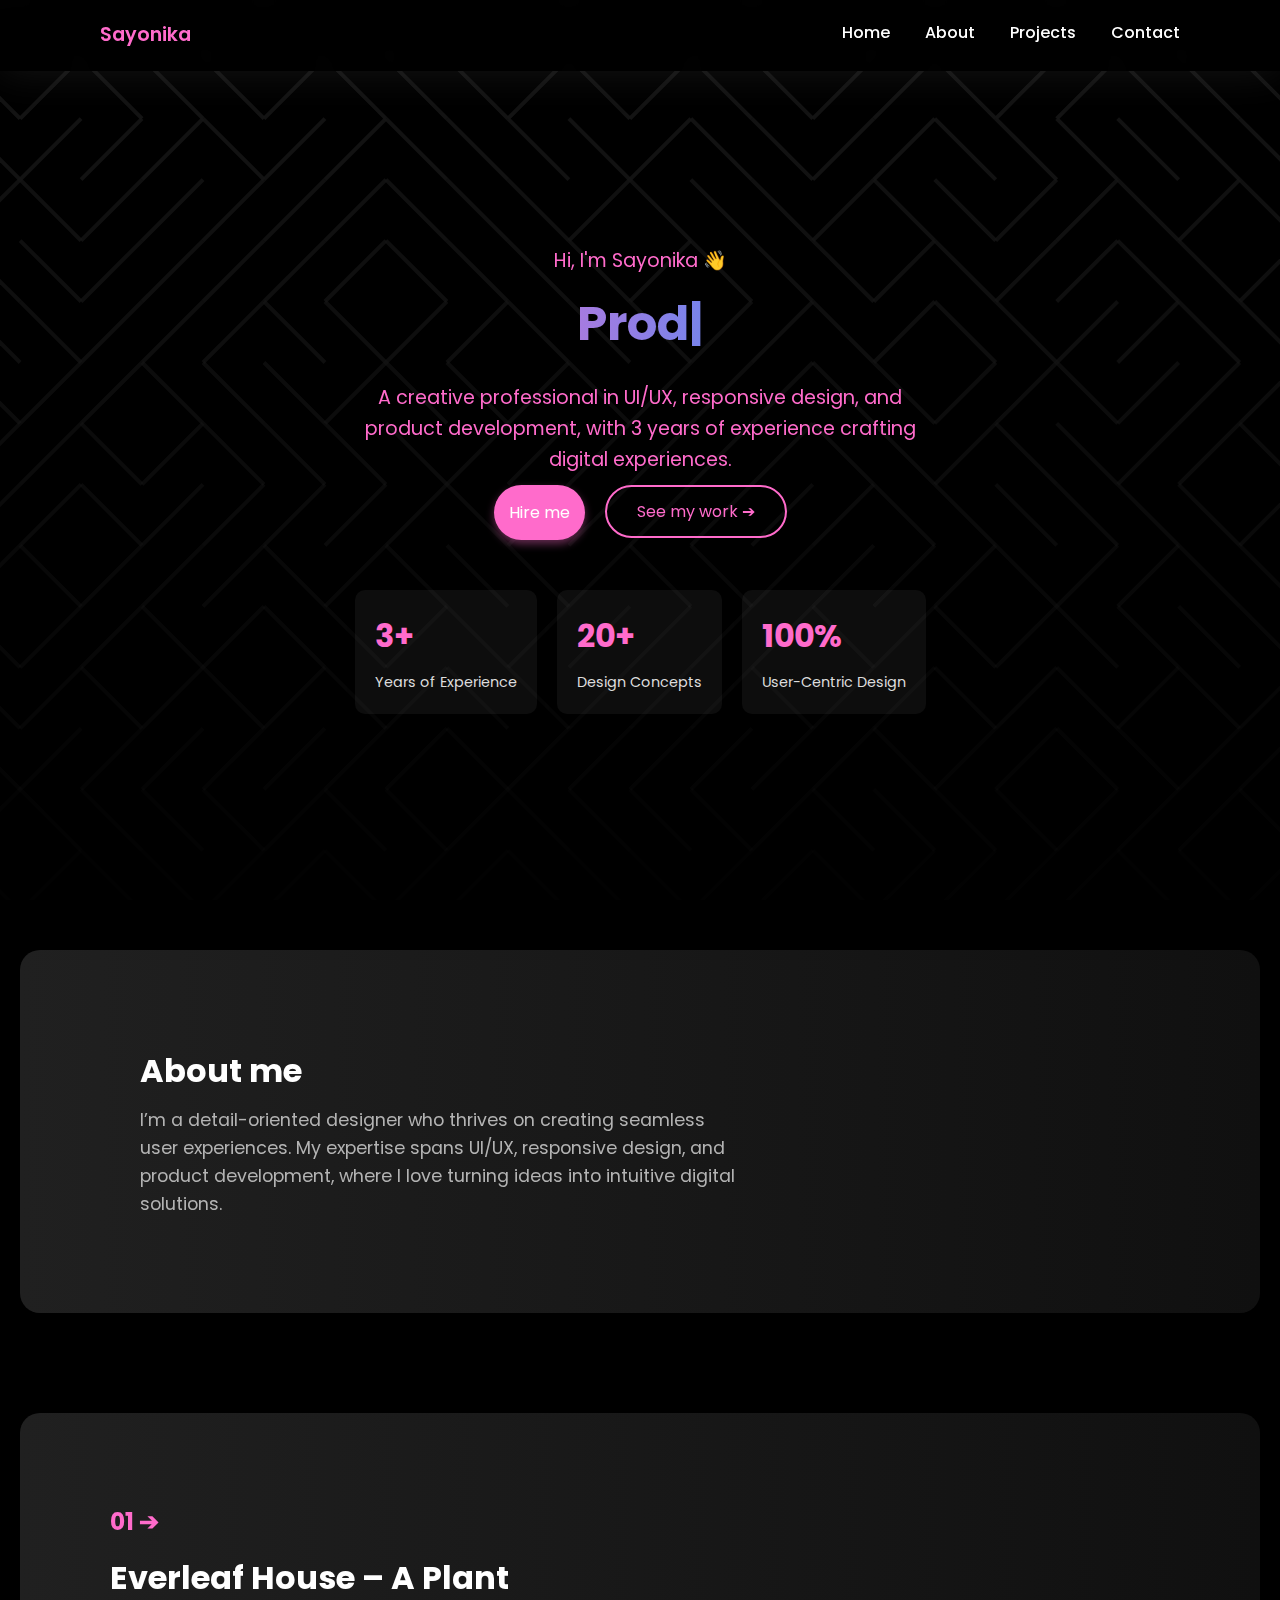
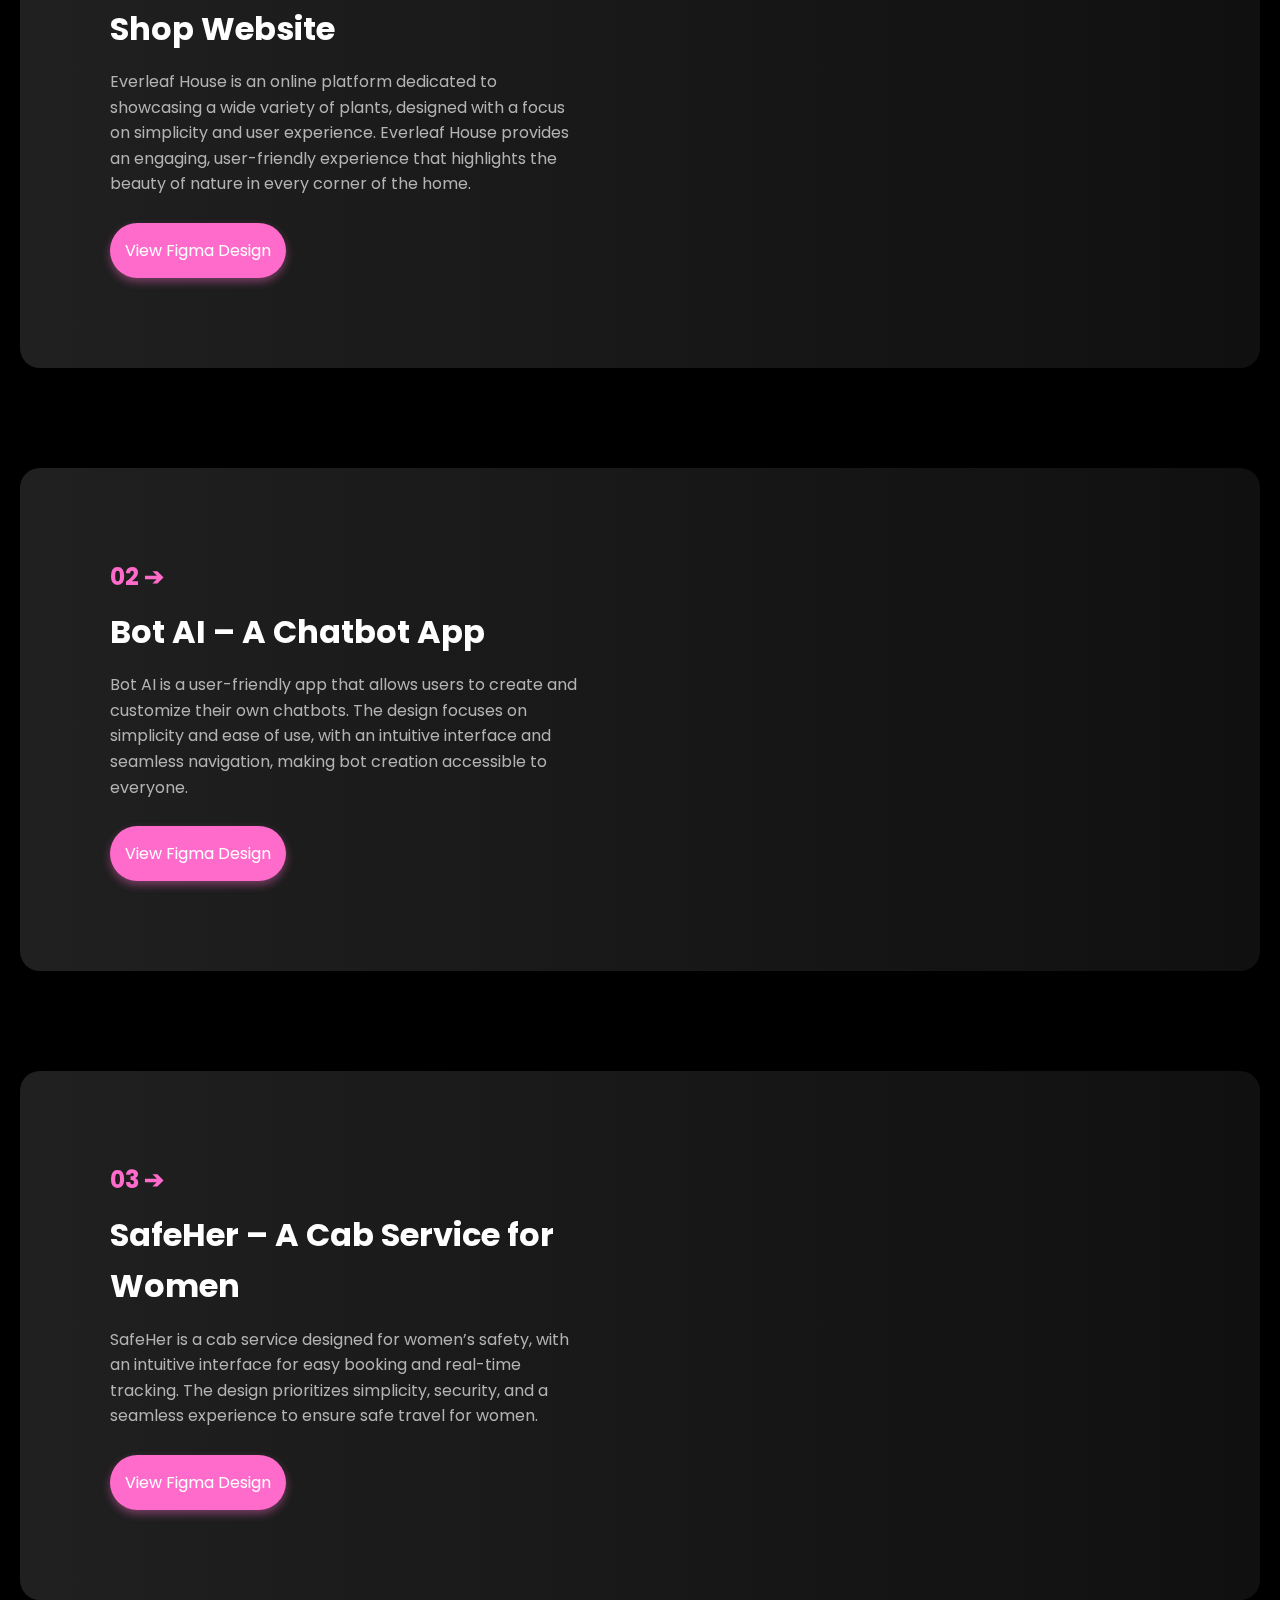
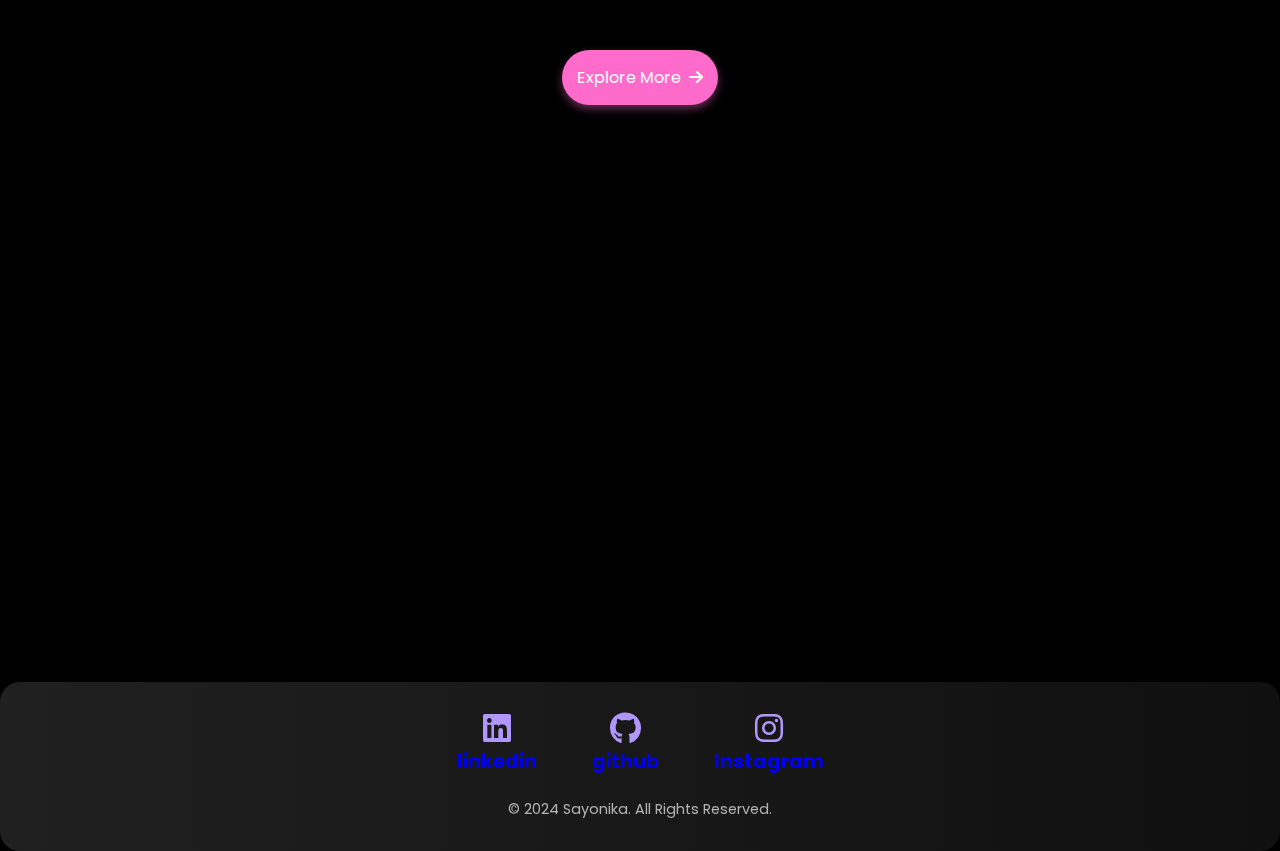
<file: index.html>
<!DOCTYPE html>
<html lang="en">

<head>
    <meta charset="UTF-8">
    <meta name="viewport" content="width=device-width, initial-scale=1.0">
    <title>Sayonika Portfolio</title>
    <link rel="icon" type="image/x-icon" href="assets/MYPHOTO.png">
    <link rel="stylesheet" href="style.css">
    <link rel="stylesheet" href="https://cdn.jsdelivr.net/npm/aos@2.3.1/dist/aos.css">
    <link rel="stylesheet" href="https://cdnjs.cloudflare.com/ajax/libs/font-awesome/4.7.0/css/font-awesome.min.css">
    <link rel="stylesheet" href="https://cdnjs.cloudflare.com/ajax/libs/font-awesome/6.1.1/css/all.min.css">
    <script src="https://cdn.jsdelivr.net/npm/aos@2.3.1/dist/aos.js"></script>
    <script defer src="script.js"></script>
</head>

<body>
    <script>
        AOS.init();
    </script>
    <!-- Navigation -->
    <header>

        <div class="logo">
            <!-- <img src="./assets/logo.png" alt="Vijay Logo"> -->
            <span>Sayonika</span>
        </div>
        <div class ='hamburger-menu'>
            
        </div>
        <nav>
            <ul>
                <li><a href="#">Home</a></li>
                <li><a href="#selected-works">About</a></li>
                <li><a href="#project-showcase">Projects</a></li>
                <li><a href="#contact">Contact</a></li>
            </ul>
        </nav>

    </header>



    <canvas>
        <h1 style="color: aliceblue;"></h1>
    </canvas>


    <!-- Hero Section -->
    <section id="hero">
        <div class="hero-content" data-aos="fade-up" data-aos-duration="1000">
            <!-- <img src="./assets/profile.png" alt="Vijay Profile" class="profile-img"> -->
            <p>Hi, I'm Sayonika 👋</p>
            <!-- <h4>Designing meaningful digital experiences that people love</h4> -->
            <!-- <div class="typed-container" style="height: 110px;"> -->
            <h1 class="typed" data-typed-items="Product Designer , UI/UX Designer , Web Developer "></h1>
            <!-- </div> -->
            <p class="subheading">A creative professional in UI/UX, responsive design, and product development, with 3
                years of experience crafting digital experiences.</p>
            <div class="cta-buttons">
                <a href="#contact"><button class="btn primary-btn">Hire me</button></a>
                <a href="#project-showcase"><button class="btn secondary-btn">See my work ➔</button></a>
            </div>
        </div>

        <!-- Stats Section -->
        <div class="stats-container">
            <div class="stat">
                <h2>3+</h2>
                <p>Years of Experience</p>
            </div>
            <div class="stat">
                <h2>20+</h2>
                <p>Design Concepts</p>
            </div>
            <!-- <div class="stat">
                <h2>12+</h2>
                <p>Variety of projects</p>
            </div> -->
            <div class="stat">
                <h2>100%</h2>
                <p>User-Centric Design</p>
            </div>
        </div>
    </section>
    <!-- </div> -->

    <!-- Selected Works Section -->
    <section id="selected-works">
        <div class="content">
            <h2>About me </h2>
            <p>I’m a detail-oriented designer who thrives on creating seamless user experiences. My expertise spans
                UI/UX, responsive design, and product development, where I love turning ideas into intuitive digital
                solutions.
            </p>
        </div>
        <div class="robot-image" data-aos="fade-left" data-aos-duration="1000">
            <img src="./assets/MYPHOTO.png" alt="Robot Image">
        </div>
    </section>





    <!-- Project Showcase Section -->
    <section id="project-showcase">
        <!-- Project 1 -->
        <div class="project">

            <div class="project-details">
                <h3>01 ➔</h3>
                <h2>Everleaf House – A Plant Shop Website</h2>
                <p>Everleaf House is an online platform dedicated to showcasing a wide variety of plants, designed with
                    a focus on simplicity and user experience. Everleaf House provides an engaging, user-friendly
                    experience that highlights the beauty of nature in every corner of the home.</p><br>

                <div class="button"><a
                        href="https://www.figma.com/proto/6SIF5BrbSRN9Ju4SzwG5Qk/Everleaf?node-id=0-1&t=tvF01jC9OuL1WxE4-1"
                        target="_blank"><button class="btn primary-btn">View Figma Design</button></a>
                </div>
            </div>
            <div class="project-images" data-aos="fade-left" data-aos-duration="1000">
                <img src="./assets/leaf.png" alt="Grey to Green - Laptop View" class="laptop-image">
                <!-- <img src="./assets/project1-mobile.png" alt="Grey to Green - Mobile View" class="mobile-image"> -->
            </div>
        </div>

        <!-- Project 2 -->
        <div class="project">
            <div class="project-details">
                <h3>02 ➔</h3>
                <h2>Bot AI – A Chatbot App</h2>
                <p>Bot AI is a user-friendly app that allows users to create and customize their own chatbots. The
                    design focuses on simplicity and ease of use, with an intuitive interface and seamless navigation,
                    making bot creation accessible to everyone.<br><br><a
                        href="https://www.figma.com/proto/TUDMk6u0gBiJg0FBIFCFs0/Bot-AI?node-id=0-1&t=iv5Xlq9isH5usYSJ-1"
                        target="_blank"><button class="btn primary-btn">View Figma Design</button></a></p>
            </div>
            <div class="project-images" data-aos="fade-left" data-aos-duration="1000">
                <img src="./assets/bot_desktop.png" alt="IAS Sathi - Mobile View 1" class="laptop-image">
                <img src="./assets/bot_mobile.png" alt="IAS Sathi - Mobile View 2" class="mobile-image">
            </div>
        </div>

        <!-- Project 3 -->
        <div class="project">
            <div class="project-details">
                <h3>03 ➔</h3>
                <h2>SafeHer – A Cab Service for Women</h2>
                <p>SafeHer is a cab service designed for women’s safety, with an intuitive interface for easy booking
                    and real-time tracking. The design prioritizes simplicity, security, and a seamless experience to
                    ensure safe travel for women.<br><br><a
                        href="https://www.figma.com/proto/W6C9t0ANNnA5TSVLWQOBry/SAFEHER-original-(Copy)?node-id=0-1&t=ou3D8H1TEf8DVNwN-1"
                        target="_blank"><button class="btn primary-btn">View Figma Design</button></a></p>
            </div>
            <div class="project-images" data-aos="fade-left" data-aos-duration="1000">
                <img src="./assets/SAFEHERLaptop.png" alt="IAS Sathi - Mobile View 1" class="laptop-image">
                <img src="./assets/safeher-2.png" alt="IAS Sathi - Mobile View 2" class="mobile-image">
            </div>
        </div>
        <div class="cta-buttons" style="width: 100% !important;">
            <a href="./more_projects.html"><button class="btn primary-btn">Explore More &nbsp;<i
                        class="fa-solid fa-arrow-right"></i></button></a>
        </div>


    </section>



    <!-- Contact Section -->
    <section id="contact">
        <div class="contact-container" data-aos="fade-right" data-aos-duration="1000">
            <h2>Get in Touch</h2>
            <p>If you have any questions or want to work together, feel free to reach out!</p>
            <form id="contact-form">
                <div class="form-group">
                    <input type="text" id="name" placeholder="Your Name" required>
                </div>
                <div class="form-group">
                    <input type="email" id="email" placeholder="Your Email" required>
                </div>
                <div class="form-group">
                    <textarea id="message" placeholder="Your Message" rows="1" required></textarea>
                </div>
                <button type="submit" class="btn primary-btn">Send Message</button>
            </form>
        </div>
    </section>



    <!-- Footer Section -->
    <footer id="footer">
        <div class="footer-content">
            <div class="social-links">
                <a href="https://www.linkedin.com/in/sayonika-bhattacharjee-b6ab961b6/" target="_blank">
                    <i class="fa-brands fa-linkedin fa-beat" style="color: #B197FC;"></i><br>
                    <h5>
                        linkedin</h5>

                    <!-- <img src="./assets/linkedin.png" alt="LinkedIn"></a> -->
                    <a href="https://github.com/sayonika06" target="_blank">
                        <i class="fa-brands fa-github fa-beat" style="color: #B197FC;"></i><br>
                        <h5>
                            github</h5>


                        <!-- <img src="./assets/github.png" alt="GitHub"></a> -->
                        <a href="https://www.instagram.com/uiux.say.oh/" target="_blank">
                            <i class="fa-brands fa-instagram fa-beat" style="color: #B197FC;"></i><br>
                            <h5>
                                Instagram</h5>

                            <!-- <img src="./assets/twitter.png" alt="Twitter"></a> -->
            </div>
            <p>© 2024 Sayonika. All Rights Reserved.</p>
        </div>
    </footer>





</body>

</html>
</file>
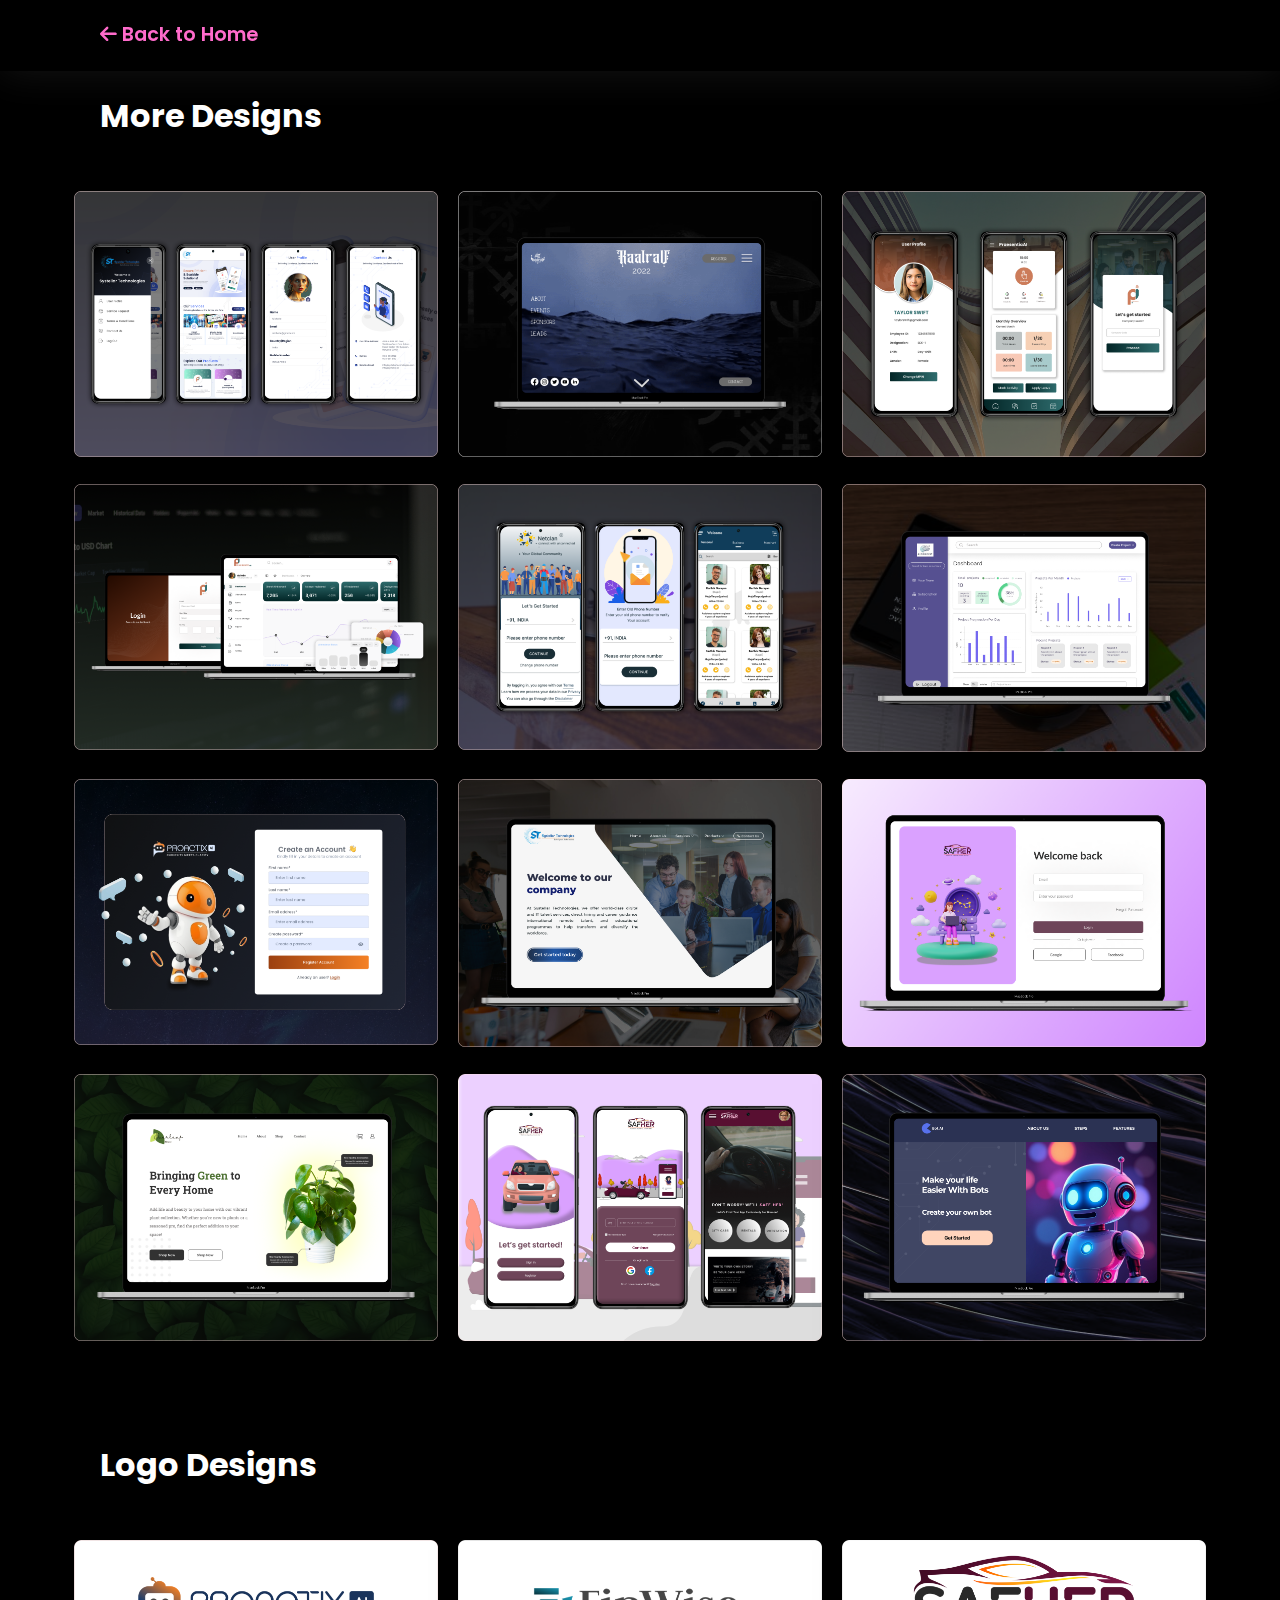
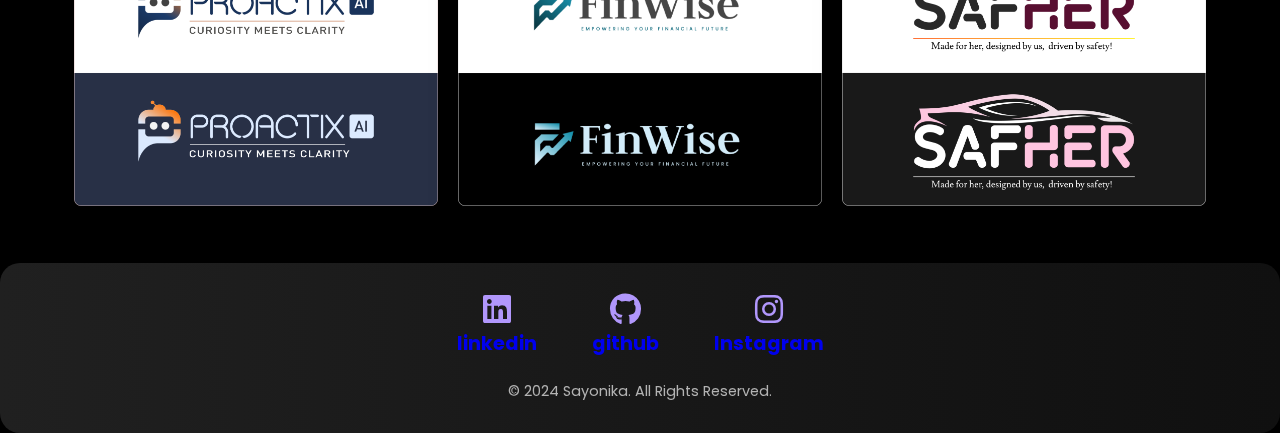
<file: more_projects.html>
<!DOCTYPE html>
<html lang="en">

<head>
    <meta charset="UTF-8">
    <meta name="viewport" content="width=device-width, initial-scale=1.0">
    <title>Portfolio Showcase</title>
    <link rel="stylesheet" href="projects_styles.css">
    <link rel="stylesheet" href="style.css">
    <link rel="stylesheet" href="https://cdnjs.cloudflare.com/ajax/libs/font-awesome/6.1.1/css/all.min.css">

</head>

<body>

    <!-- Header Section -->
    <header>
        <div class="logo">
            <span><a href="./index.html"><i class="fa-solid fa-arrow-left"></i>&nbsp;Back to Home</a> </span>
        </div>
    </header>

    <!-- Website Designs Section -->
    <section id="website-designs">
        <h2>More Designs</h2>
        <div class="projects-g">
            <!-- <div class="more-projects"> -->
            <!-- Project Card -->
           
            <div class="project-card">
                <a href="https://www.figma.com/proto/VYEqza4TAeMdYCUAXkPiq7/Service?node-id=0-1&t=vMlWcWnDwN8gSvtt-1" target="_blank">
                <img src="assets/servicebanner.png" alt="Project 2">
            </a>
            </div>
            <div class="project-card">
                <a href="https://www.figma.com/proto/EDsEVTwk0BUmGWWhdLlyhh/Kaalrav-New?node-id=1-2&t=O4N6Fe7arS4ZAqoV-1" target="_blank">
                <img src="assets/klbanner.png" alt="Project 3">
            </a>
            </div>
            <div class="project-card">
                <a href="https://www.figma.com/proto/su8haWuJ0E0fqN53ate5LN/Praesentia-MyCopy?node-id=0-1&t=He145KdKwLbZZSUG-1" target="_blank">
                <img src="assets/praesentia.png" alt="Project 4">
            </a>
            </div>
            <div class="project-card">
                <a href="https://www.figma.com/proto/YvX2yAwGQ2zYSSicbLtQy1/Untitled?node-id=0-1&t=0jSjKToDK1TmB6qH-1" target="_blank">
                <img src="assets/atten-admin panel.png" alt="Project 4">
            </a>

            </div>
            <div class="project-card">
                <a href="https://www.figma.com/proto/SSksFvEpfR5IaJKEiheYIb/Netclan?node-id=0-1&t=halwtZvKHiuO55kk-1" target="_blank">
                <img src="assets/netclan.png" alt="Project 4">
            </a>

            </div>
            <div class="project-card">
                <a href="https://www.figma.com/proto/0iJuZ4aEJLfKqrjZF2fDnF/aidprofit?node-id=5-31&t=yWHCicVs7cmAqQRz-1" target="_blank">
                <img src="assets/airbanner.png" alt="Project 4">
                </a>

            </div>
            <div class="project-card">
                <a href="https://www.figma.com/proto/lRvs0H6UAcQnADECQ7nnIG/proactix-board?node-id=2383-8730&t=4K7guKb9QaUIeOFg-1" target="_blank">
                <img src="assets/probanner.png" alt="Project 4">
            </a>

            </div>

            <div class="project-card">
                <a href="https://www.figma.com/proto/xTCkrfsznk8piiOhaWU4m4/Systellar?node-id=0-1&t=IAhyjFZsYa58biac-1" target="_blank">
                <img src="assets/systellarbanner.png" alt="Project 4">
            </a>

             </div>

            <div class="project-card">
                <a href="https://www.figma.com/proto/zekaEEKqW3lKwk5qPU8ItJ/SAFHER-ADMIN-PANEL?node-id=0-1&t=Cvkb1EhSZXMNm1ow-1" target="_blank">
                <img src="assets/safher-ltbanner.png" alt="Project 4">
            </a>

            </div>
            <div class="project-card">
                <a href="https://www.figma.com/proto/6SIF5BrbSRN9Ju4SzwG5Qk/Everleaf?node-id=0-1&t=tvF01jC9OuL1WxE4-1" target="_blank">
                <img src="assets/everleafbanner.png" alt="Project 4">
            </a>

            </div>
            <div class="project-card">
                <a href="https://www.figma.com/proto/W6C9t0ANNnA5TSVLWQOBry/SAFEHER-original-(Copy)?node-id=0-1&t=ou3D8H1TEf8DVNwN-1" target="_blank">
                <img src="assets/safher-mobbanner.png" alt="Project 4">
            </a>

            </div>
            <div class="project-card">
                <a href="https://www.figma.com/proto/TUDMk6u0gBiJg0FBIFCFs0/Bot-AI?node-id=0-1&t=iv5Xlq9isH5usYSJ-1" target="_blank">
                <img src="assets/botaibanner.png" alt="Project 4">
            </a>

            </div>


        </div>

        <!-- </div> -->
    </section>

    <section id="website-designs">
        <h2>Logo Designs</h2>
        <div class="projects-g">
            <!-- <div class="more-projects"> -->
            <!-- Project Card -->

            <div class="project-card">
                <img src="assets/prologo.png" alt="Project 5">

            </div>
            <div class="project-card">
                <img src="assets/finlogo.png" alt="Project 5">

            </div>
            <div class="project-card">
                <img src="assets/saflogo.png" alt="Project 5">

            </div>
        </div>

        <!-- </div> -->
    </section>


    <!-- Footer Section -->
    <footer id="footer">
        <div class="footer-content">
            <div class="social-links">
                <a href="https://www.linkedin.com/in/sayonika-bhattacharjee-b6ab961b6/" target="_blank">
                    <i class="fa-brands fa-linkedin fa-beat" style="color: #B197FC;"></i><br>
                    <h5>
                        linkedin</h5>

                    <!-- <img src="./assets/linkedin.png" alt="LinkedIn"></a> -->
                    <a href="https://github.com/sayonika06" target="_blank">
                        <i class="fa-brands fa-github fa-beat" style="color: #B197FC;"></i><br>
                        <h5>
                            github</h5>


                        <!-- <img src="./assets/github.png" alt="GitHub"></a> -->
                        <a href="https://www.instagram.com/uiux.say.oh/" target="_blank">
                            <i class="fa-brands fa-instagram fa-beat" style="color: #B197FC;"></i><br>
                            <h5>
                                Instagram</h5>

                            <!-- <img src="./assets/twitter.png" alt="Twitter"></a> -->
            </div>
            <p>© 2024 Sayonika. All Rights Reserved.</p>
        </div>
    </footer>



    <script>
        // Smooth scroll for navigation links
        document.querySelectorAll('nav a').forEach(anchor => {
            anchor.addEventListener('click', function (e) {
                e.preventDefault();
                const targetId = this.getAttribute('href').substring(1);
                const targetSection = document.getElementById(targetId);
                targetSection.scrollIntoView({ behavior: 'smooth' });
            });
        });

        // Button click animation
        const ctaBtn = document.querySelector('.cta-btn');
        ctaBtn.addEventListener('click', () => {
            ctaBtn.classList.add('clicked');
            setTimeout(() => {
                ctaBtn.classList.remove('clicked');
            }, 300);
        });

    </script>
</body>

</html>
</file>
<file: style.css>
/* Import Google Fonts */
@import url("https://fonts.googleapis.com/css2?family=Poppins:wght@300;400;600;700&display=swap");

/* General Styles */
* {
  margin: 0;
  padding: 0;
  box-sizing: border-box;
  font-family: "Poppins", sans-serif;
  cursor: url("[data-uri]") 5 5,
    auto;
}

body {
  background-color: #000000;
  color: #ffffff;
  line-height: 1.6;
  overflow-x: hidden;
  cursor: pointer;
}

/* Smooth Scrolling */
html {
  scroll-behavior: smooth;
  overflow-x: hidden;

}

html::-webkit-scrollbar {
  display: none;
  /* For Chrome, Safari, and Opera */
}

canvas {
  position: fixed;
  top: 0;
  left: 0;
  width: 100%;
  height: 100%;
  z-index: 100;
  pointer-events: none;
}

/* Header Styles */
header {
  display: flex;
  justify-content: space-between;
  align-items: center;
  padding: 20px 100px;
  position: fixed;
  width: 100%;
  background: rgba(0, 0, 0, 0.8);
  backdrop-filter: blur(10px);
  box-shadow: 0 1px 40px #5f5f5f39;
  z-index: 1000;
}

.hamburger-menu {
  display: none;
}

.logo {
  display: flex;
  align-items: center;
  gap: 10px;
}

.logo img {
  width: 40px;
}

.logo span {
  font-size: 1.2rem;
  font-weight: 600;
  color: #ff6bcb;
}

nav ul {
  display: flex;
  gap: 30px;
  list-style: none;
  align-items: center;
  justify-content: center;
}

nav ul li {
  height: 30px;
}

nav a {
  color: #ffffff;
  text-decoration: none;
  font-weight: 500;
  position: relative;
  padding: 5px;
}

nav a::after {
  content: "";
  display: block;
  width: 0;
  height: 2px;
  background: #ff6bcb;
  transition: width 0.3s;
}

nav a:hover::after {
  width: 100%;
}

/* Hero Section */
#hero {
  display: flex;
  flex-direction: column;
  align-items: center;
  justify-content: center;
  min-height: 100vh;
  padding-top: 80px;
  padding-right: 20px;
  padding-bottom: 20px;
  padding-left: 20px;
  background: url("./assets/bg_pattern.svg") no-repeat center center/cover;
  position: relative;
}

.profile-img {
  width: 150px;
  height: 150px;
  border-radius: 50%;
  border: 3px solid #ff6bcb;
  margin-bottom: 20px;
  box-shadow: 0 8px 16px rgba(0, 0, 0, 0.3);
  animation: profileBounce 2s infinite;
}

@keyframes profileBounce {

  0%,
  100% {
    transform: translateY(0);
  }

  50% {
    transform: translateY(-10px);
  }
}

.hero-content p {
  font-size: 1.2rem;
  color: #ff6bcb;
  margin-bottom: 10px;
  /* margin-top: 70px; */
  display: flex;
  justify-content: center;
}

.hero-content h1 {
  font-size: 3rem;
  margin-bottom: 20px;
  text-align: center;
  background: linear-gradient(to right, #ff6bcb, #1f93ff);
  -webkit-background-clip: text;
  color: transparent;
  animation: textFadeIn 2s ease-in-out;
}

@keyframes textFadeIn {
  from {
    opacity: 0;
    transform: translateY(20px);
  }

  to {
    opacity: 1;
    transform: translateY(0);
  }
}

.subheading {
  font-size: 1rem;
  margin-bottom: 30px;
  color: #aaaaaa;
  max-width: 600px;
  text-align: center;
}

/* CTA Buttons */
.cta-buttons {
  display: flex;
  justify-content: center;
  gap: 20px;
}

.btn {
  padding: 12px 30px;
  border-radius: 30px;
  font-size: 1rem;
  cursor: pointer;
  transition: all 0.3s ease;
  display: inline-flex;
  align-items: center;
}

.primary-btn {
  background-color: #ff6bcb;
  color: #ffffff;
  border: none;
  box-shadow: 0 4px 8px rgba(255, 107, 203, 0.4);
}

.secondary-btn {
  background-color: transparent;
  color: #ff6bcb;
  border: 2px solid #ff6bcb;
}

.primary-btn:hover {
  background-color: #e06bae;
  box-shadow: 0 6px 12px rgba(255, 107, 203, 0.6);
}

.secondary-btn:hover {
  background-color: #ff6bcb;
  color: #ffffff;
}

/* Stats Section */
.stats-container {
  display: flex;
  justify-content: space-around;
  margin-top: 50px;
  padding: 0 20px;
  flex-wrap: wrap;
  gap: 20px;
}

.stat {
  text-align: center;
  padding: 20px;
  border-radius: 10px;
  background: rgba(255, 255, 255, 0.05);
  box-shadow: 0 4px 8px rgba(0, 0, 0, 0.2);
  min-width: 150px;
}

.stat h2 {
  font-size: 2rem;
  color: #ff6bcb;
}

.stat p {
  font-size: 0.9rem;
  color: #ddd;
}

/* Responsive Design */
@media (max-width: 768px) {
  header {
    flex-direction: column;
    padding: 20px;
  }

  nav ul {
    flex-direction: column;
    gap: 15px;
  }

  #hero {
    padding-top: 80px;
  }

  .hero-content h1 {
    font-size: 2.2rem;
  }

  .cta-buttons {
    flex-direction: column;
    gap: 10px;
  }

  .stats-container {
    flex-direction: column;
    align-items: center;
    gap: 20px;
  }
}

/* Selected Works Section */
/* #selected-works {
  display: flex;
  align-items: center;
  justify-content: space-between;
  padding: 90px;
  background: linear-gradient(
    to right,
    rgba(40, 40, 40, 0.8),
    rgba(20, 20, 20, 0.8)
  );
  border-radius: 20px;
  position: relative;
  overflow: hidden;
  margin: 50px 20px 50px 20px;
  backdrop-filter: blur(6px);
  z-index: 900;
} */

#selected-works {
  display: flex;
  align-items: center;
  justify-content: space-between;
  padding: 40px 120px;
  background: linear-gradient(to right, rgba(40, 40, 40, 0.8), rgba(20, 20, 20, 0.8));
  border-radius: 20px;
  position: relative;
  overflow: hidden;
  margin: 50px 20px;
  backdrop-filter: blur(6px);
  z-index: 900;
}

.content {
  max-width: 60%;
}

h2 {
  font-size: 2rem;
  margin-bottom: 10px;
  display: flex;
  align-items: center;
  gap: 10px;
}

.icon {
  width: 30px;
  height: 30px;
}

p {
  font-size: 1.1rem;
  color: #b3b3b3;
}

/* Robot Image */
.robot-image {
  position: relative;
  right: 0;
  top: 0;
  width: 250px;
  height: auto;
  margin-top: 25px;
  /* margin-right: 150px; */
}

.robot-image img {
  width: 100%;
  height: auto;
  object-fit: contain;
}

/* Responsive Design */
@media (max-width: 768px) {
  #selected-works {
    flex-direction: column;
    align-items: flex-start;
    padding: 30px;
  }

  .content {
    max-width: 100%;
    margin-bottom: 20px;
  }

  .robot-image {
    position: relative;
    width: 200px;
    margin-top: 20px;
  }

  h2 {
    font-size: 2rem;
    margin-bottom: 10px;
    display: flex;
    align-items: center;
    gap: 10px;
    justify-content: center;
  }
}

/* Project Showcase Section */
#project-showcase {
  display: flex;
  flex-direction: column;
  gap: 0px;
  z-index: 900;
}

.project {
  display: flex;
  align-items: center;
  justify-content: space-between;
  padding: 90px;
  border-radius: 20px;
  background: linear-gradient(to right,
      rgba(40, 40, 40, 0.8),
      rgba(20, 20, 20, 0.8));
  backdrop-filter: blur(13px);
  position: relative;
  z-index: 900;
  margin: 50px 20px 50px 20px;
}

.project-details {
  max-width: 45%;
}

/* .project-details {
  order: 2; /* Makes the text and button appear after the image */
/* }
.project-images {
  order: 1; Makes the image appear first 
} */







.project-details h3 {
  font-size: 1.5rem;
  color: #ff6bcb;
  margin-bottom: 10px;
}

.project-details h2 {
  font-size: 2rem;
  margin-bottom: 15px;
}

.project-details p {
  font-size: 1rem;
  color: #b3b3b3;
}

/* Project Images */
.project-images {
  display: flex;
  align-items: center;
  gap: 20px;
}

.laptop-image {
  width: 400px;
  height: auto;
  border-radius: 10px;
  /* box-shadow: 0 10px 20px rgba(0, 0, 0, 0.5); */
}

.mobile-image {
  width: 120px;
  height: auto;
  border-radius: 10px;
  /* box-shadow: 0 10px 20px rgba(0, 0, 0, 0.5); */
}

/* Responsive Design */
@media (max-width: 768px) {
  .project {
    flex-direction: column;
    align-items: flex-start;
  }

  .project-details {
    max-width: 100%;
    margin-bottom: 20px;
  }

  .project-images {
    flex-wrap: wrap;
    justify-content: center;
  }

  .laptop-image {
    width: 100%;
  }

  .mobile-image {
    width: 100px;
  }
}

/* Contact Section */
#contact {
  border-radius: 20px;
  display: flex;
  justify-content: center;
  align-items: center;
  margin-top: 50px;
  z-index: 900;
  padding-top: 15px;
  padding-right: 15px;
  padding-bottom: 5px;
  padding-left: 15px;
}

.contact-container {
  max-width: 600px;
  width: 100%;
  text-align: center;
  z-index: 900;
}

#contact h2 {
  font-size: 2rem;
  margin-bottom: 20px;
}

#contact p {
  font-size: 1.1rem;
  color: #b3b3b3;
  margin-bottom: 30px;
}

/* Contact Form */
#contact-form {
  display: flex;
  flex-direction: column;
  gap: 20px;
}

.form-group {
  position: relative;
}

input,
textarea {
  width: 100%;
  padding: 15px;
  border-radius: 10px;
  border: 2px solid rgba(255, 255, 255, 0.2);
  background: rgba(20, 20, 20, 0.6);
  color: #fff;
  font-size: 1rem;
  outline: none;
  transition: all 0.3s ease;
}

input:focus,
textarea:focus {
  border-color: #ff6bcb;
}

/* Button Styles */
.primary-btn {
  padding: 15px;
  border-radius: 30px;
  background-color: #ff6bcb;
  color: #ffffff;
  font-size: 1rem;
  border: none;
  cursor: pointer;
  transition: background 0.3s ease;
  /* padding-bottom: 10px; */
}

.primary-btn:hover {
  background-color: #e06bae;
}

/* Responsive Design */
@media (max-width: 768px) {
  #contact {
    padding: 30px;
  }

  #contact h2 {
    font-size: 1.8rem;
  }

  #contact p {
    font-size: 1rem;
  }

  .primary-btn {
    font-size: 0.9rem;
  }
}

/* Footer Section */
#footer {
  padding: 30px 20px;
  background: linear-gradient(to right,
      rgba(40, 40, 40, 0.8),
      rgba(20, 20, 20, 0.8));
  backdrop-filter: blur(10px);
  border-radius: 20px;
  text-align: center;
  margin-top: 50px;
  color: #ffffff;
  z-index: 900;
}

.footer-content {
  max-width: 800px;
  margin: 0 auto;
}

.social-links {
  display: flex;
  justify-content: center;
  gap: 55px;
  margin-bottom: 20px;
  /* padding-left: 20px; */
}

.social-links i {
  font-size: 2rem;
}

.social-links a {
  display: inline-block;
}

.social-links img {
  width: 30px;
  height: 30px;
  filter: invert(1);
  transition: transform 0.3s;
}

.social-links img:hover {
  transform: scale(1.1);
}

.footer-nav {
  display: flex;
  justify-content: center;
  gap: 30px;
  margin-bottom: 20px;
}

.footer-nav a {
  color: #ff6bcb;
  text-decoration: none;
  font-size: 1rem;
  transition: color 0.3s;
}

.footer-nav a:hover {
  color: #e06bae;
}

.footer-content p {
  font-size: 0.9rem;
  color: #b3b3b3;
}

h5 {
  font-size: 1.2rem;
  text-decoration: none;
}

a {
  text-decoration: none;
}

/* Responsive Design */
@media (max-width: 768px) {
  #footer {
    padding: 20px;
  }

  .footer-nav {
    flex-direction: column;
    gap: 15px;
  }

  .social-links img {
    width: 25px;
    height: 25px;
  }
}

.p {
  position: absolute;
  top: 6px;
  left: -3px;
  width: 10px;
  height: 10px;
  border-radius: 50%;
  background: radial-gradient(rgba(255, 0, 0, 0.5), rgba(255, 255, 255, 0));
  z-index: 1000;
}

.btn_primary {
  display: flex;
  justify-content: center;
  align-items: center;
}

/* General Mobile Styles */
@media (max-width: 768px) {
  body {
    /* padding: 0 10px; */
    overflow-x: hidden;

  }

  header {
    flex-direction: column;
    padding: 10px;
  }

  .logo {
    justify-content: center;
    margin-bottom: 10px;

  }

  .logo span {
    position: relative;
    font-size: 1.8rem;
    top: 3%;
  }

  nav ul {
    flex-direction: column;
    gap: 15px;
  }

  nav ul li {
    text-align: center;
  }

  #hero {
    padding-top: 60px;
    min-height: 100vh;
    flex-direction: column;
    align-items: center;
    text-align: center;
  }

  .profile-img {
    width: 120px;
    height: 120px;
    margin-bottom: 15px;
  }

  .hero-content h1 {
    font-size: 2rem;
  }

  .hero-content p {
    font-size: 0.9rem;
  }

  .subheading {
    font-size: 0.9rem;
    /* max-width: 90%; */
  }

  .cta-buttons {
    flex-direction: column;
    gap: 10px;
  }

  .btn {
    width: 100%;
    justify-content: center;
  }

  .stats-container {
    flex-direction: column;
    gap: 20px;
    padding: 0 10px;
  }

  .stat {
    min-width: 100%;
    padding: 15px;
  }

  #selected-works {
    flex-direction: column;
    padding: 20px;
  }

  .content {
    max-width: 100%;
    text-align: center;
  }

  .robot-image {
    width: 180px;
    margin-top: 20px;
  }

  #project-showcase {
    gap: 20px;
    margin-left: 20px;
    margin-right: 20px;
  }

  .project {
    flex-direction: column;
    padding: 20px;
    margin: 20px 0;
    display: flex;
    justify-content: center;
    align-items: center;
  }

  .project-details {
    max-width: 100%;
    margin-bottom: 20px;
    text-align: center;
  }

  .laptop-image {
    width: 100%;
    max-width: 300px;
  }

  .mobile-image {
    width: 100%;
    max-width: 20%;
  }

  #contact {
    padding: 20px;
    margin-top: 30px;
  }

  .contact-container {
    max-width: 100%;
  }

  #contact h2 {
    font-size: 1.8rem;
  }

  #contact p {
    font-size: 1rem;
  }

  input,
  textarea {
    font-size: 0.9rem;
  }

  .primary-btn {
    width: 100%;
    font-size: 0.9rem;
    justify-content: center;
  }

  #footer {
    padding: 20px;
  }

  .social-links {
    gap: 20px;
  }

  .social-links i {
    font-size: 1.5rem;
  }

  .footer-nav {
    flex-direction: column;
    gap: 10px;
  }

  .footer-content p {
    font-size: 0.8rem;
  }
}

/* Additional Styles for Small Screens (Max Width 480px) */

/* Mobile Styles */
@media (max-width: 768px) {

  /* Header */
  header {
    width: 100vw;
    height: 10vh;
    display: flex;
    justify-content: center;
    align-items: center;
    position: fixed;

  }

  .logo {
    font-size: 1.2rem;
  }

  nav {
    display: none;
    flex-direction: column;
    gap: 10px;
    background: rgb(0, 0, 0);
    /* padding: 20px; */
    position: fixed;
    top: 70px;
    left: 0;
    width: 100%;
    height: 100%;
    z-index: 999;
  }

  .hamburger-menu {
    position: fixed;
    display: flex;
    cursor: pointer;
    font-size: 1.6rem;
    color: #ff6bcb;
    z-index: 1000;
    right: 50px;
    top: 3%;

  }

  nav.open {
    display: flex;
  }

  nav ul {
    flex-direction: column;
    gap: 30px;
    text-align: center;
    background-color: #000000;
    display: flex;
    justify-content: center;
    align-items: center;
    /* width: 100vh; */
    padding-bottom: 20px;
  }

  nav a {
    font-size: 1.2rem;
  }

  /* Hero Section */
  #hero {
    padding-top: 100px;
    text-align: center;
  }


  .hero-content {
    /* background: aqua; */
    display: flex;
    flex-direction: column;
    align-items: center;
  }

  .hero-content h1 {
    font-size: 1.7rem;
  }

  .subheading {
    font-size: 1rem;
  }

  .cta-buttons {
    flex-direction: column;
    gap: 15px;
    width: 80%;
  }

  /* Stats Section */
  .stats-container {
    flex-direction: row;
    display: flex;
    flex-wrap: wrap;
    gap: 15px;
  }

  .stat h2 {
    font-size: 2.3rem;
  }

  /* Selected Works Section */
  #selected-works {
    flex-direction: column-reverse;
    align-items: center;
    padding: 20px;
  }

  .content {
    max-width: 100%;
    margin-bottom: 20px;
  }

  .robot-image {
    position: relative;
    width: 150px;
    margin-top: 20px;
    margin-right: 0px;
    /* margin-left: 80px; */
  }

  /* Project Showcase */
  .project {
    flex-direction: column-reverse;
    padding: 20px;
  }

  .project-details {
    max-width: 100%;
    margin-bottom: 20px;
    display: flex;
    flex-direction: column;
    align-items: center;
  }

  .project-details h3 {
    display: none;
  }

  .project-details h2 {
    font-size: 1.5rem;
    margin: 15px 0px;
  }

  .project-images {
    display: flex;

    flex-direction: row;
    gap: 5px;
    /* background: #1f93ff; */
  }

  .laptop-image {
    width: 64%;
  }

  .mobile-image {
    width: 80%;
  }

  .button {
    width: 90%;
  }

  /* Contact Section */
  #contact {
    padding: 20px;
  }

  #contact h2 {
    font-size: 1.8rem;
  }

  .primary-btn {
    font-size: 1rem;
    padding: 10px 20px;
  }

  /* Footer Section */
  #footer {
    padding: 20px;
  }

  .social-links {
    gap: 20px;
  }

  h5 {
    font-size: 1rem;
  }
}

/* Hamburger Menu Styles */
/* .hamburger-menu {
  display: none;
  position: fixed;
  top: 13px;
  right: 0px;
  /* width: 50%; 
  right: 90px;
  width: fit-content;
} */

/* Show Hamburger Menu on Mobile */
/* @media (max-width: 768px) {
  .hamburger-menu {
    display: flex;
    position: fixed;
    right: 90px;
    width: fit-content;
  }
} */
</file>
<file: projects_styles.css>
/* Reset Styles */
* {
    margin: 0;
    padding: 0;
    box-sizing: border-box;
    font-family: 'Poppins', sans-serif;
}

body {
    background-color: #1d1e22;
    color: #ffffff;
    line-height: 1.6;
}

/* Header */
header {
    display: flex;
    justify-content: space-between;
    align-items: center;
    padding: 20px 100px;
    position: fixed;
    width: 100%;
    background: rgba(0, 0, 0, 0.8);
    backdrop-filter: blur(10px);
    box-shadow: 0 1px 40px #5f5f5f39; 
    z-index: 1000;
    margin-bottom: 50px;
    top: 0px;
    text-decoration: none;
    color: #ff6bcb;
  }
  
  .logo {
    display: flex;
    align-items: center;
    gap: 10px;
  }
  
  .logo img {
    width: 40px;
  }
  
  .logo span {
    font-size: 1.2rem;
    font-weight: 600;
    color: #ff6bcb;
    text-decoration: none;
  }
  .logo a{
    text-decoration: none;
    color: #ff6bcb;
  }
  
  nav ul {
    display: flex;
    gap: 30px;
    list-style: none;
    align-items: center;
    justify-content: center;
  }
  nav ul li {
    height: 30px;
  }
  
  nav a {
    color: #ffffff;
    text-decoration: none;
    font-weight: 500;
    position: relative;
    padding: 5px;
  }
  
  nav a::after {
    content: "";
    display: block;
    width: 0;
    height: 2px;
    background: #ff6bcb;
    transition: width 0.3s;
  }
  
  nav a:hover::after {
    width: 100%;
  }

/* Website Designs Section *


/* Website Designs Section */
#website-designs {
    margin-top: 90px;
    text-align: center;
}

#website-designs h2 {
    margin-bottom: 50px;
    margin-left: 100px;
}

.projects-g {
    display: flex;
    flex-wrap: wrap;
    gap: 20px;
    justify-content: center;
}

/* Project Card */
.project-card {
    flex: 0 0 calc(30% - 20px); /* Takes 50% width minus gap for 2 projects per row */
    max-width: 500px;
}

.project-card img {
    width: 100%;
    border-radius: 0px;
    box-shadow: 0 10px 20px rgba(0, 0, 0, 0.5);
}

/* Responsive Design */
@media (max-width: 768px) {
    .project-card {
        flex: 0 0 100%; /* Full width for mobile screens */
    }
    #website-designs h2 {
      margin-bottom: 50px;
      margin-left: 0px;
  }
}




























/* Section Designs */
#section-designs {
    padding: 50px;
}

.sections-grid {
    display: grid;
    grid-template-columns: repeat(auto-fit, minmax(300px, 1fr));
    gap: 20px;
}

.section-card img {
    width: 100%;
    border-radius: 10px;
}

/* Collaboration CTA */
#collaborate {
    text-align: center;
    padding: 50px;
    background: linear-gradient(to right, #ff6bcb, #1f93ff);
    color: #ffffff;
}

.cta-btn {
    padding: 15px 30px;
    border-radius: 30px;
    background-color: #1f93ff;
    color: #ffffff;
    border: none;
    cursor: pointer;
    transition: transform 0.3s;
}

.cta-btn:hover {
    transform: scale(1.05);
}

/* Footer */
footer {
    padding: 20px;
    text-align: center;
    background: rgba(0, 0, 0, 0.8);
    color: #ffffff;
}

.contact-info {
    margin-top: 10px;
}
</file>
